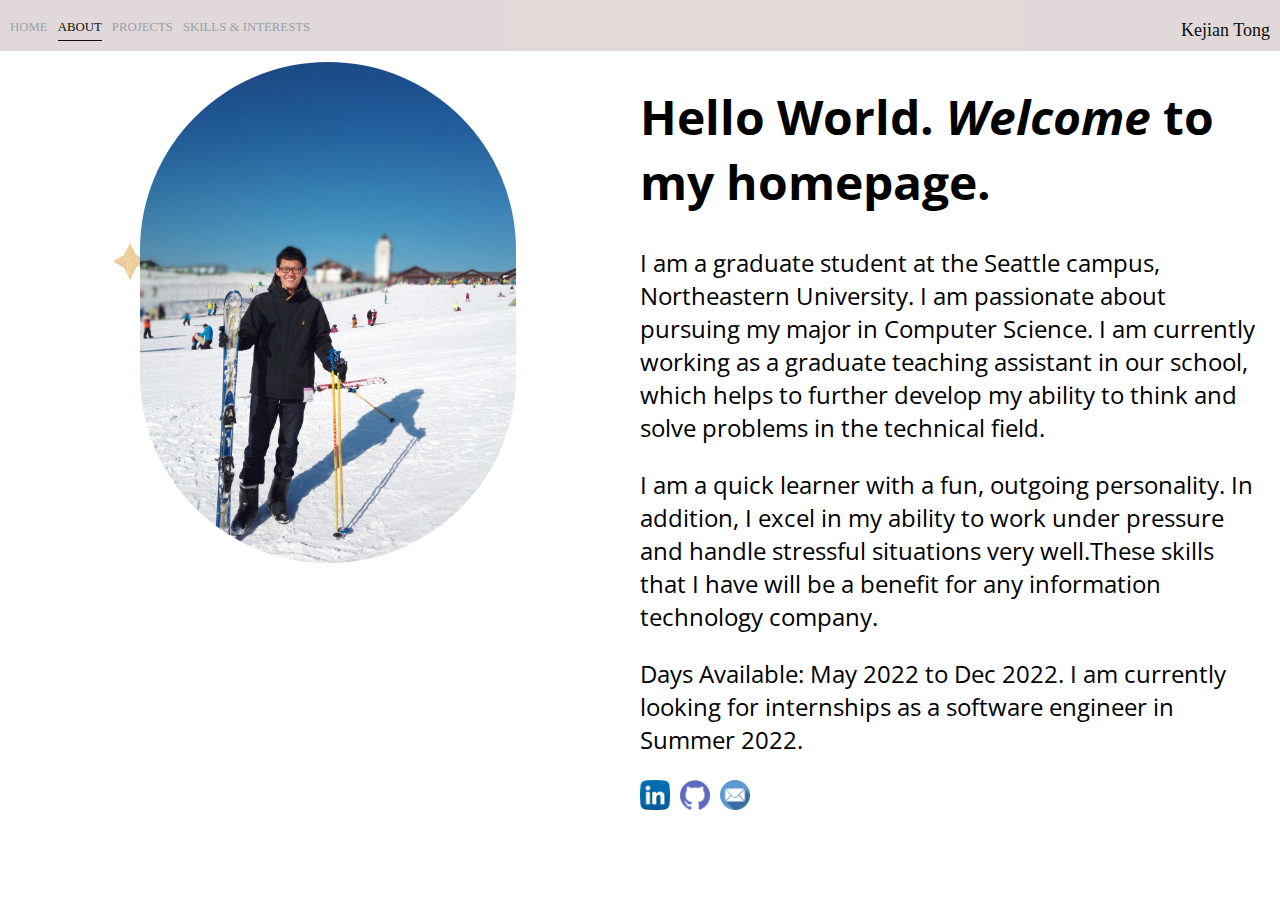
<file: about/index.html>
<!DOCTYPE html>
<html lang="en">

<head>
    <meta charset="UTF-8">
    <meta name="viewport" content="width=device-width, initial-scale=1.0">
    <title>About</title>
    <link rel="stylesheet" href="../style.css">


    <link rel="preconnect" href="https://fonts.googleapis.com">
    <link rel="preconnect" href="https://fonts.gstatic.com" crossorigin>
    <link href="https://fonts.googleapis.com/css2?family=Open+Sans&display=swap" rel="stylesheet">
</head>

<body class>
    <div class="about-me-background">
        <img src="../images/keyboard-2.jpg">
    </div>
    <div class="main-container">
        <nav>
            <div class="leftofnav">
                <div class="navlink">
                    <a href="../">Home</a>
                </div>
                <div class="navlink underline-when-on-page">
                    <a href="">About</a>
                </div>
                <div class="navlink">
                    <a href="../projects/">Projects</a>
                </div>
                <div class="navlink">
                    <a href="../skills&interests/">Skills & Interests</a>
                </div>
            </div>

            <div class="rightofnav">
                <div>Kejian Tong</div>
            </div>
        </nav>

        <div class="main-content-wrapper">
            <div class="grid-wrapper">
                <div class="professional-img-wrapper">
                    <img src="../images/profile.jpg" alt="">
                </div>
                <div class="description-wrapper">
                    <div class="description">
                        <h1>Hello World. <em>Welcome</em> to my homepage.</h1>
                        <p>I am a graduate student at the Seattle campus, Northeastern University. I am passionate about
                            pursuing my major in Computer Science. I am currently working as a graduate teaching
                            assistant in our school, which helps to further develop my ability to think and solve
                            problems in the technical field.</p>

                        <p>I am a quick learner with a fun, outgoing personality. In addition, I excel in my ability to
                            work under pressure and handle stressful situations very well.These skills that I have will
                            be a benefit for any information technology company.
                        </p>
                        <p>
                            Days Available: May 2022 to Dec 2022.
                            I am currently looking for internships as a software engineer in Summer 2022.
                        </p>
                    </div>
                    <div class="social-media-wrapper">
                        <div class="linked-in">
                            <a href="https://www.linkedin.com/in/olivertong/" target="_blank"><img
                                    class="icon icon-footer" src="../images/linkedin.png"></a>
                        </div>
                        <div class="github">
                            <a href="https://github.com/Oliver1024" target="_blank"><img class="icon icon-footer"
                                    src="../images/github.png"></a>
                        </div>

                        <div class="email">
                            <a href=" mailto:tong.ke@northeastern.edu" target="_blank"><img class="icon icon-footer"
                                    src="../images/email.png"></a>
                        </div>

                    </div>
                </div>
            </div>
        </div>
    </div>

</body>

</html>
</file>
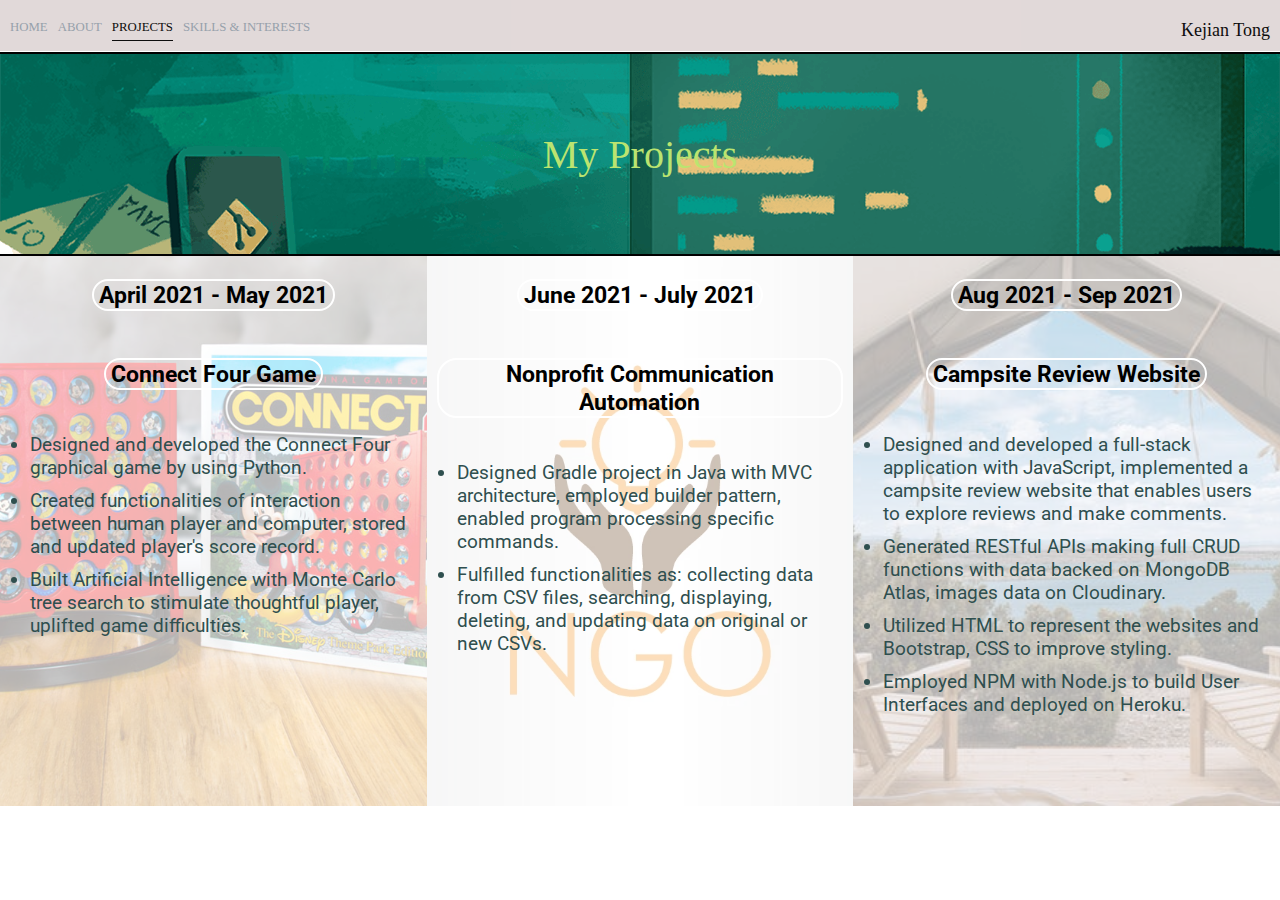
<file: projects/index.html>
<!DOCTYPE html>
<html lang="en">

<head>
    <meta charset="UTF-8">
    <meta name="viewport" content="width=device-width, initial-scale=1.0">
    <title>Projects</title>
    <link rel="stylesheet" type="text/css" href="../style.css">
    <link rel="preconnect" href="https://fonts.googleapis.com">
    <link rel="preconnect" href="https://fonts.gstatic.com" crossorigin>
    <link href="https://fonts.googleapis.com/css2?family=Roboto:wght@300&display=swap" rel="stylesheet">
</head>

<body>
    <div class="main-container">
        <nav>
            <div class="leftofnav">
                <div class="navlink">
                    <a href="../">Home</a>
                </div>
                <div class="navlink">
                    <a href="../about/">About</a>
                </div>
                <div class="navlink underline-when-on-page">
                    <a href="">Projects</a>
                </div>
                <div class="navlink">
                    <a href="../skills&interests/">Skills & Interests</a>
                </div>
            </div>

            <div class="rightofnav">
                <div>Kejian Tong</div>
            </div>
        </nav>

        <div class="projects-wrapper">
            <div class="projects">
                <div class="project-grid-header" style="background-image: url(../images/projects.jpg);">
                    <div>My Projects</div>
                </div>
                <div class="specific-project">
                    <div class="project-img-background" style="background-image: url(../images/connect4game.jpg);">
                    </div>
                    <div class="project-text-wrapper">
                        <h3>April 2021 - May 2021</h3>
                        <h3>Connect Four Game</h3>
                        <ul>
                            <li>Designed and developed the Connect Four graphical game by using Python.</li>
                            <li>Created functionalities of interaction between human player and computer, stored and
                                updated player's score record.</li>
                            <li>Built Artificial Intelligence with Monte Carlo tree search to stimulate thoughtful
                                player, uplifted game difficulties.</li>
                        </ul>
                    </div>
                </div>

                <div class="specific-project">
                    <div class="project-img-background" style="background-image: url(../images/ngo.jpg);">
                    </div>
                    <div class="project-text-wrapper">
                        <h3>June 2021 - July 2021</h3>
                        <h3>Nonprofit Communication Automation</h3>
                        <ul>
                            <li>Designed Gradle project in Java with MVC architecture, employed builder pattern, enabled
                                program processing specific commands.</li>
                            <li>Fulfilled functionalities as: collecting data from CSV files, searching, displaying,
                                deleting, and updating data on original or new CSVs.</li>
                        </ul>
                    </div>
                </div>

                <div class="specific-project">
                    <div class="project-img-background" style="background-image: url(../images/camp.jpg);">
                    </div>
                    <div class="project-text-wrapper">
                        <h3>Aug 2021 - Sep 2021</h3>
                        <h3>Campsite Review Website</h3>
                        <ul>
                            <li>Designed and developed a full-stack application with JavaScript, implemented a campsite
                                review website that enables users to explore reviews and make comments. </li>
                            <li>Generated RESTful APIs making full CRUD functions with data backed on MongoDB Atlas,
                                images data on Cloudinary.</li>
                            <li>Utilized HTML to represent the websites and Bootstrap, CSS to improve styling.</li>
                            <li>Employed NPM with Node.js to build User Interfaces and deployed on Heroku.</li>
                        </ul>
                    </div>
                </div>
            </div>

        </div>
    </div>
</body>

</html>
</file>
<file: style.css>
/*Main Styles*/
body {
    font-size: 20px;
    margin: 0px;
    padding: 0;
}

.main-container {
    display: grid;
    grid-template-columns: 1fr;
    gap: 10px;
    position: relative;
    height: 100vh;
}

.facts-about-me-wrapper{
    height: 100%;
}

/*Nav Bar Styles*/
nav {
    position: fixed;
    width: 100%;
    display: flex;
    justify-content: space-between;
    padding-top: 20px;
    padding-left: 10px;
    padding-bottom: 10px;
    z-index: 1;
    background-color:rgb(224, 215, 215);
    opacity: 0.95;
}

.leftofnav {
    display: flex;
}

.rightofnav {
    font-size: 1.125rem;
    padding-right: 20px;
}

.navlink {
    height: 20px;
    margin-right: 10px;
    text-transform: uppercase;
    font-size: 0.8rem;
    border-bottom: 1px solid transparent;
    transition: border-bottom 0.5s;
}

.navlink a {
    color: rgb(145, 156, 167);
    text-decoration: none;
    transition: color 0.5s;
}

.navlink:hover {
    border-bottom: 1px solid black;
}

.navlink a:hover {
    color: lightcoral;
} 

/* Facts About Me Styles*/
.facts-about-me-wrapper {
    margin-top: 52px;
}

.facts {
    height: 100%;
    display: grid;
    grid-template-columns: 1fr 1fr 1fr;
}
  
.fact {
    position: relative;
}
  
.facts-img-background {
    height: 100%;
    width: 100%;
    background-size: cover;
    background-position: center;
    background-repeat: no-repeat;

}
  
.img-and-text-wrapper {
    box-sizing: border-box;
    position: absolute;
    top: 0;
    display: flex;
    flex-direction: column;
    align-items: center;
    text-align: center;
    width: 100%;
    padding: 9%;
}

.img-and-text-wrapper img {
    max-width: 20%;
    margin: 5px;
}

#tech-knowledge-img {
    max-width: 40%;
    opacity: 0.7;
    margin: 5px;
    
}

.img-and-text-wrapper ul {
    list-style: none;
    padding: 0;
    transition: 1s;
    color: transparent;
    font-weight: 500;
}

#os-img {
    max-width: 35%;
    opacity: 1;
    margin: 5px;

}

#tech-knowledge-img {
    max-width: 40%;
    opacity: 1;
    margin: 5px;

}

#languages-img {
    max-width: 30%;
    opacity: 1;
    margin: 5px;
}

#hobbies-img {
    max-width: 30%;
    opacity: 1;
    margin: 5px;
}

#technical-languages {
    padding-top: 15px;
}

#current-education {
    padding-top: 22px;
}

.img-and-text-wrapper span {
    font-weight: 500;
    transition: 1s;
    color: transparent;
    padding: 5px;
    font-size: 0.9rem;
  }

.img-and-text-wrapper h2 {
    font-weight: 700;
    color: #d5f4e6;
}


.fact {
    filter: brightness(87%);
    transition: filter 0.3s ease;
}

.fact:hover {
    filter: brightness(100%);
}

  
.img-and-text-wrapper:hover span {
    color:black;
    font-weight: 500;
    background-color: #deeaee;
    border-radius: 5px;
}

.img-and-text-wrapper:hover ul {
    color:black;
    font-weight: 500;
}

.underline-when-on-page {
    border-bottom: 1px solid black;
}

.underline-when-on-page a {
    color: black !important;
}

/*About Me Page*/
.main-content-wrapper {
    margin-top: 52px;
}

.grid-wrapper {
    display: grid;
    grid-template-columns: 1fr 1fr;
}

.professional-img-wrapper {
    box-sizing: border-box;
    padding-top: 0.5em;
    padding-left: 7em;
    padding-right: 6.2em;
    padding-bottom: 6em;
}

.professional-img-wrapper img {
    width: 100%;
    border-radius: 1000px;

}

.description-wrapper {
    padding-right: 15px; 
}

.description {
    color: black;
    font-family: 'Open Sans', sans-serif;
    font-size: 1.5rem;
}


.social-media-wrapper {
    display: flex;
    margin-bottom: 10px;
}

.social-media-wrapper a {
    color: black
}

.social-media-wrapper img {
    width: 30px;
    height: 30px;
}

.linked-in,
.github,
.email{
    margin-right: 10px;
}

.about-me-background {
    position: absolute;
    width: 100%;
    overflow: hidden;
    height: auto;
    /* background-position: center;
    background-size: cover; */
    opacity: 0.45;
}

/*Projects Page*/
.projects-wrapper {
    margin-top: 52px;
}

.projects {
    display: grid;
    grid-template-columns: 1fr 1fr 1fr;
}

.project-grid-header {
    display: flex;
    justify-content: center;
    align-items: center;
    grid-column: 1/-1;
    height: 200px;
    font-size: 2.5rem;
    border-top: 2px solid black;
    border-bottom: 2px solid black;
    font-weight: 500;
    background-position: center;
    background-repeat: no-repeat;
    background-size: cover;
    color: #bbe470
}

.specific-project {
    position: relative;
}

.project-img-background {
    height: 550px;
    width: 100%;
    background-size: cover;
    background-position: center;
    background-repeat: no-repeat;
    opacity: 0.3;
}


.project-text-wrapper {
    display: flex;
    flex-direction: column;
    justify-content: center;
    align-items: center;
    text-align: left;
    position: absolute;
    top: 0;
    padding-left: 10px;
    padding-right: 10px;
    font-family: 'Roboto', sans-serif;

}

.project-text-wrapper li {
    margin-bottom: 10px;
}
.project-text-wrapper ul {
    font-size: 1.2rem;
    padding-left: 20px;
    padding-right: 10px;
    color: darkslategrey;
}

.project-text-wrapper h3 {
    border: 2px white solid;
    text-align: center;
    border-radius: 20px;
    padding-left: 5px;
    padding-right: 5px;
}



/*Places Ive Been Page*/
.places-ive-been-wrapper {
    margin-top: 52px;
}

.places-ive-been {
    display: grid;
    grid-template-columns: 1fr 1fr 1fr;
}

.author {
    font-size: 1.2rem;
    margin-top: 10px;

}

.places-ive-been-header {
    display: flex;
    flex-direction: column;
    justify-content: center;
    text-align: center;
    align-items: center;
    grid-column: 1/-1;
    height: 200px;
    font-size: 2.5rem;
    border-top: 2px solid black;
    border-bottom: 2px solid black;
    font-weight: 500;
    background-position: center;
    background-repeat: no-repeat;
    background-size: cover;
    font-family: 'Open Sans', sans-serif;
    color: darkcyan;
}

.place {
    display: flex;
    position: relative;
    justify-content: center;
}

.place-img-background {
    height: 350px;
    width: 100%;
    background-size: cover;
    background-position: center;
    background-repeat: no-repeat;
    opacity: 0.8;
}

.place-text-wrapper {
    color: white;
    position: absolute;
    bottom: 15px;
    align-self: flex-end;
}

/* Media Queries */

@media only screen and (max-width: 900px) {
    /* My Travels*/

    .project-text-wrapper h3 {
        border: 2px white solid;
        text-align: center;
        border-radius: 20px;
        padding-left: 5px;
        padding-right: 5px;
        font-size:1rem;
    }

    .navlink {
        font-size: 0.5rem;
    }

    .rightofnav {
        font-size: 0.8rem;
    }

    .places-ive-been-header {
        font-size: 2.5rem;
        font-family: 'Open Sans', sans-serif;
        
    }

    .places-ive-been {
        grid-template-columns: repeat(auto-fill, minmax(100px, 1fr));
        grid-gap: 0.3rem;
    }

    .place {
        border: 2px solid black;
    }

    .place-text-wrapper {
        font-size: 0.7rem;
    }

    /* My Projects */

    .projects {
        grid-template-columns: repeat(auto-fill, minmax(200px, 1fr));
        grid-gap: 0.1rem;
    }

    .specific-project {
        border: 2px solid black;
    }

    .projects-header {
        font-size: 1.2rem;

    }

    .project-text-wrapper ul{
        font-size: 0.6rem;
    }

    .project-text-wrapper h3 {
        margin-bottom: 8px;
        font-size: 0.8rem;
    }

    .author {
        font-size: 0.9rem;

    }

    /* About Me */
    .grid-wrapper {
        /* grid-template-columns: repeat(auto-fill, minmax(500px, 1fr)); */
        width: 100%;
    }

    .projects-wrapper {
        grid-template-columns: repeat(auto-fill, minmax(500px, 1fr));
        width: 100%;
    }

    .professional-img-wrapper {
        display: flex;
        padding: 0;
        justify-content: center;
    }

    .professional-img-wrapper img {
        width: 50%;
        height: 50%
    }

    .description-wrapper {
        text-align: center;
    }

    .description {
        font-size: 1.5rem;
        padding-left: 20px;
        padding-right: 20px;
    }
  
    .social-media-wrapper {
        justify-content: center;
    }

    /* Home Page */
    .facts {
        grid-template-columns: repeat(auto-fill, minmax(500px, 1fr));
    }

    .fact{
        width:100vw;
        height:30vh;

            display: flex;
            flex-direction: column;
            justify-content: center;
            align-items: center;

    }

    .img-and-text-wrapper{
        display: flex;
        padding:0;
        align-items: center;
    }

    .img-and-text-wrapper span,
    .img-and-text-wrapper ul {
        width: 80%;
        color:black;
        text-align: center;
        font-weight: 500;
        background-color: #deeaee;
        border-radius: 5px;
    }
}



@media only screen and (max-width: 280px) {
    .navlink {
        font-size: 0.35rem;
    }

    .rightofnav {
        font-size: 0.8rem;
    }

    .places-ive-been-header {
        font-size: 2.5rem;
        
    }

    .author {
        font-size: 0.9rem;

    }

    .places-ive-been {
        grid-template-columns: repeat(auto-fill, minmax(200px, 1fr));
        grid-gap: 0.3rem;
    }

    .place {
        border: 2px solid black;
    }

    .place-text-wrapper {
        font-size: 0.7rem;
    }
}

@media only screen and (min-width: 415px) and (max-width: 666px) {
    .project-text-wrapper ul{
        font-size: 0.6rem;
    }
}

@media only screen and (min-width: 415px) and (max-width: 600px) {
    .grid-wrapper {
        grid-template-columns: repeat(auto-fill, minmax(300px, 1fr));
    }

    .professional-img-wrapper {
        padding-top: 20px;
        padding-left: 40px;
        padding-right: 20px;
        padding-bottom: 10px;
    }

    .professional-img-wrapper img {
        width: 80%;
    }

    .description-wrapper {
        padding-right: 30px;
        padding-left: 15px;
        text-align: center;
    }

    

    .navlink {
        font-size: 0.7rem;
    }

    .social-media-wrapper {
        justify-content: center;
    }
}

@media only screen and (min-width: 415px) and (max-width: 768px) {
    .img-and-text-wrapper {
        font-size: 0.65rem;
    }

    .img-and-text-wrapper span {
        font-size: 0.6rem;
    }
}
</file>
